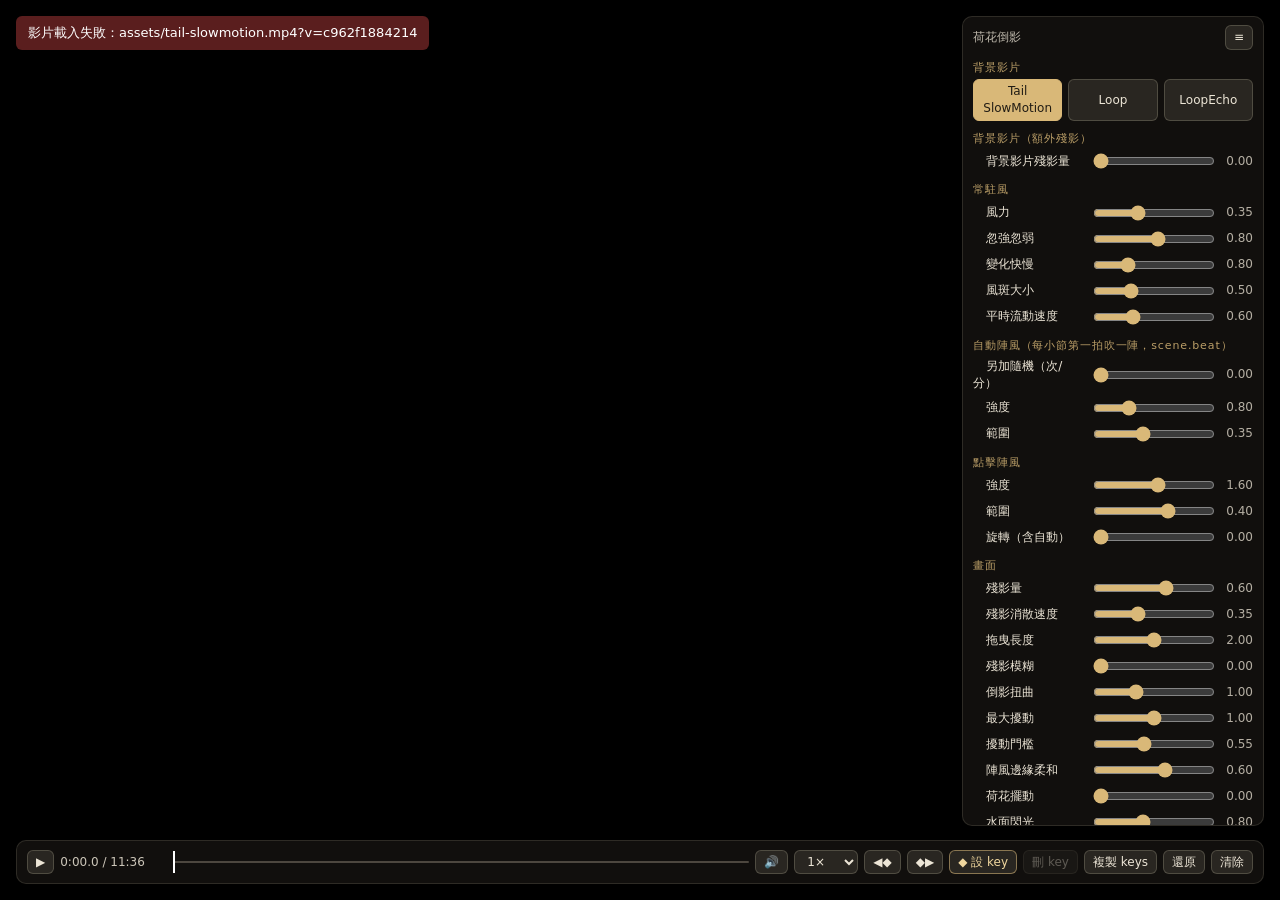
<file: index.html>
<!doctype html>
<html lang="zh-Hant"><head><meta charset="utf-8"><meta name="robots" content="noindex, nofollow, noimageindex"><meta name="viewport" content="width=device-width, initial-scale=1"><title>叁式</title><meta http-equiv="refresh" content="0;url=./view/v-d3357e62ddb2101c25d4/"><script>location.replace("./view/v-d3357e62ddb2101c25d4/" + location.search + location.hash);</script></head><body>載入預覽中…</body></html>
</file>
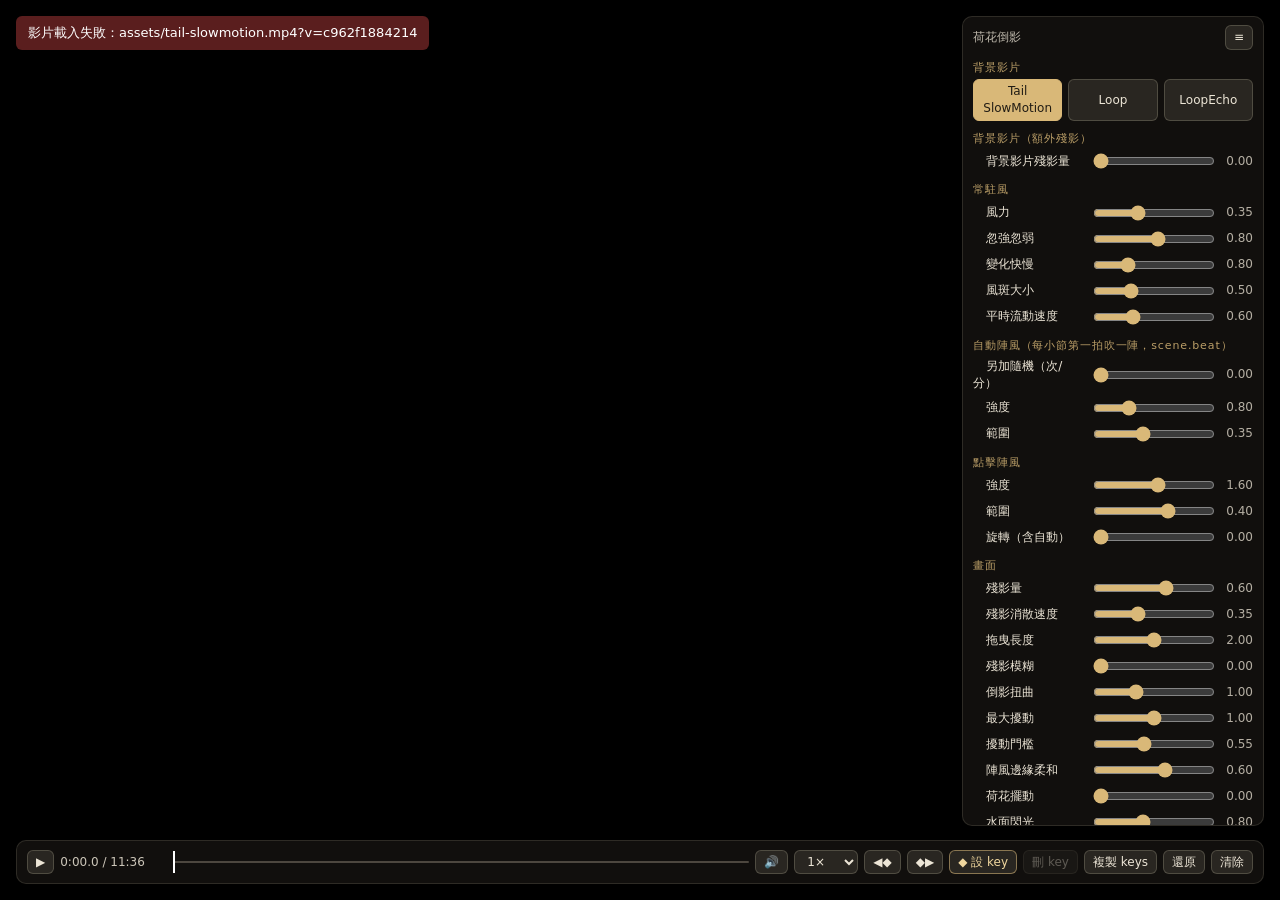
<file: view/v-d3357e62ddb2101c25d4/index.html>
<!doctype html>
<html lang="zh-Hant">
<head>
<meta charset="utf-8">
<meta name="robots" content="noindex, nofollow, noimageindex">
<meta name="viewport" content="width=device-width, initial-scale=1">
<title>叁式</title>
<style>
  html, body { margin: 0; height: 100%; background: #000; overflow: hidden; }
  #view { position: fixed; left: 50%; top: 50%; width: min(100vw, 177.7777778vh); height: min(100vh, 56.25vw); transform: translate(-50%, -50%); display: block; cursor: crosshair; touch-action: none; }
  #error { position: fixed; top: 16px; left: 16px; padding: 8px 12px; background: #5a1e1e; color: #fff; font: 13px system-ui, sans-serif; border-radius: 6px; }
  #panel {
    position: fixed; top: 16px; right: 16px; width: 300px; max-width: calc(100vw - 32px);
    background: rgba(24, 22, 19, 0.72); color: #ece5d6; backdrop-filter: blur(8px);
    border: 1px solid rgba(255, 240, 210, 0.12); border-radius: 10px;
    font: 12px/1.4 system-ui, "Microsoft JhengHei", sans-serif; user-select: none;
  }
  #panel header { display: flex; align-items: center; gap: 8px; padding: 8px 10px; }
  #panel header .title { flex: 1; opacity: 0.8; white-space: nowrap; overflow: hidden; text-overflow: ellipsis; }
  #panel button, #panel select {
    background: rgba(255, 240, 210, 0.1); color: inherit; border: 1px solid rgba(255, 240, 210, 0.18);
    border-radius: 6px; padding: 3px 8px; font: inherit; cursor: pointer;
  }
  #panel .body { padding: 2px 10px 10px; }
  #panel .video-switch { display: flex; gap: 6px; margin: 4px 0 10px; }
  #panel .video-switch button { flex: 1; }
  #panel .video-switch button[aria-pressed="true"] { background: #d9b878; color: #211c14; border-color: #d9b878; }
  #panel.collapsed .body, #panel.collapsed .actions, #panel.collapsed select { display: none; }
  #panel .row { display: grid; grid-template-columns: 112px 1fr 34px; align-items: center; gap: 6px; padding: 3px 0; }
  #panel .row input { width: 100%; accent-color: #d9b878; }
  #panel .val { text-align: right; font-variant-numeric: tabular-nums; opacity: 0.75; }
  #panel .actions { display: flex; gap: 6px; padding: 0 10px 10px; }
  #panel .hint { padding: 0 10px 10px; opacity: 0.55; }
  #panel.collapsed .hint { display: none; }
  #panel .group { margin: 8px 0 2px; font-size: 11px; letter-spacing: 0.08em; color: #d9b878; opacity: 0.85; }
  #panel .group:first-child { margin-top: 0; }
  #panel .meter { margin-left: auto; align-self: center; opacity: 0.7; font-variant-numeric: tabular-nums; }
  #panel select { margin: 0 10px 8px; width: calc(100% - 20px); }
  #panel { max-height: calc(100vh - 92px); overflow-y: auto; }
  #panel .row .name::before { content: ''; display: inline-block; width: 1.1em; }
  #panel .row.keyed .name::before { content: '◇'; color: #d9b878; }
  #panel .row.onkey .name::before { content: '◆'; color: #d9b878; }
  #panel .row.dirty .name::before { content: '◆'; color: #e0785c; }
  #panel .row.dirty input { accent-color: #e0785c; }

  /* 時間軸（timeline.js） */
  #timeline {
    position: fixed; left: 16px; right: 16px; bottom: 16px; display: flex; flex-wrap: wrap; align-items: center; gap: 6px;
    padding: 8px 10px; background: rgba(24, 22, 19, 0.72); color: #ece5d6; backdrop-filter: blur(8px);
    border: 1px solid rgba(255, 240, 210, 0.12); border-radius: 10px;
    font: 12px/1.4 system-ui, "Microsoft JhengHei", sans-serif; user-select: none;
  }
  #timeline button, #timeline select {
    background: rgba(255, 240, 210, 0.1); color: inherit; border: 1px solid rgba(255, 240, 210, 0.18);
    border-radius: 6px; padding: 3px 8px; font: inherit; cursor: pointer; white-space: nowrap;
  }
  #timeline button:disabled { opacity: 0.35; cursor: default; }
  #timeline button.setkey { border-color: rgba(217, 184, 120, 0.55); color: #f0d79e; }
  #timeline button.setkey.pending { background: rgba(224, 120, 92, 0.3); border-color: #e0785c; color: #fff; }
  #timeline .time { min-width: 108px; font-variant-numeric: tabular-nums; cursor: pointer; opacity: 0.85; }
  #timeline .bar { position: relative; flex: 1 1 240px; height: 26px; cursor: pointer; touch-action: none; }
  #timeline .bar::before { content: ''; position: absolute; left: 0; right: 0; top: 12px; height: 2px; background: rgba(255, 240, 210, 0.25); border-radius: 1px; }
  #timeline .marks i { position: absolute; top: 8px; width: 8px; height: 8px; margin-left: -4px; background: #d9b878; transform: rotate(45deg); }
  #timeline .marks b { position: absolute; top: 15px; width: 0; height: 0; margin-left: -4px; border: 4px solid transparent; border-bottom: 7px solid #8fc6e8; border-top: 0; }
  #timeline .head { position: absolute; top: 2px; bottom: 2px; width: 2px; margin-left: -1px; background: #fff; pointer-events: none; }
  #timeline.onkey .head { background: #f0d79e; box-shadow: 0 0 6px #d9b878; }
</style>
</head>
<body>
<canvas id="view"></canvas>
<div id="error" hidden></div>
<div id="panel">
  <header>
    <span class="title" id="scene-title"></span>
    <button id="toggle" type="button" title="收合（H）">≡</button>
  </header>
  <select id="scene-select" hidden></select>
  <div class="body"></div>
  <div class="actions">
    <button id="reset" type="button">重設</button>
    <button id="copy" type="button">複製參數</button>
    <span class="meter" id="meter"></span>
  </div>
  <div class="hint">點擊畫面：一陣強風（可連續點擊疊加）。右下數字是當下實際風力。按 H 收合面板。<br>時間軸：調滑桿後按「設 key」（K）記在目前時間；◇ = 這個參數有 key，紅 = 調過還沒設 key（拖時間軸或播放會放棄）。空白鍵播放。</div>
</div>
<div id="timeline"></div>
<script src="js/scenes.js?v=b6ca135c6633"></script>
<script src="js/rhythm-lotus.js?v=2a2182e04ab7"></script>
<script src="js/curve-audio01.js?v=e0fe4592295b"></script>
<script src="js/wind.js?v=60ba9841ac8c"></script>
<script src="js/timeline.js?v=de46c85260e0"></script>
</body>
</html>
</file>
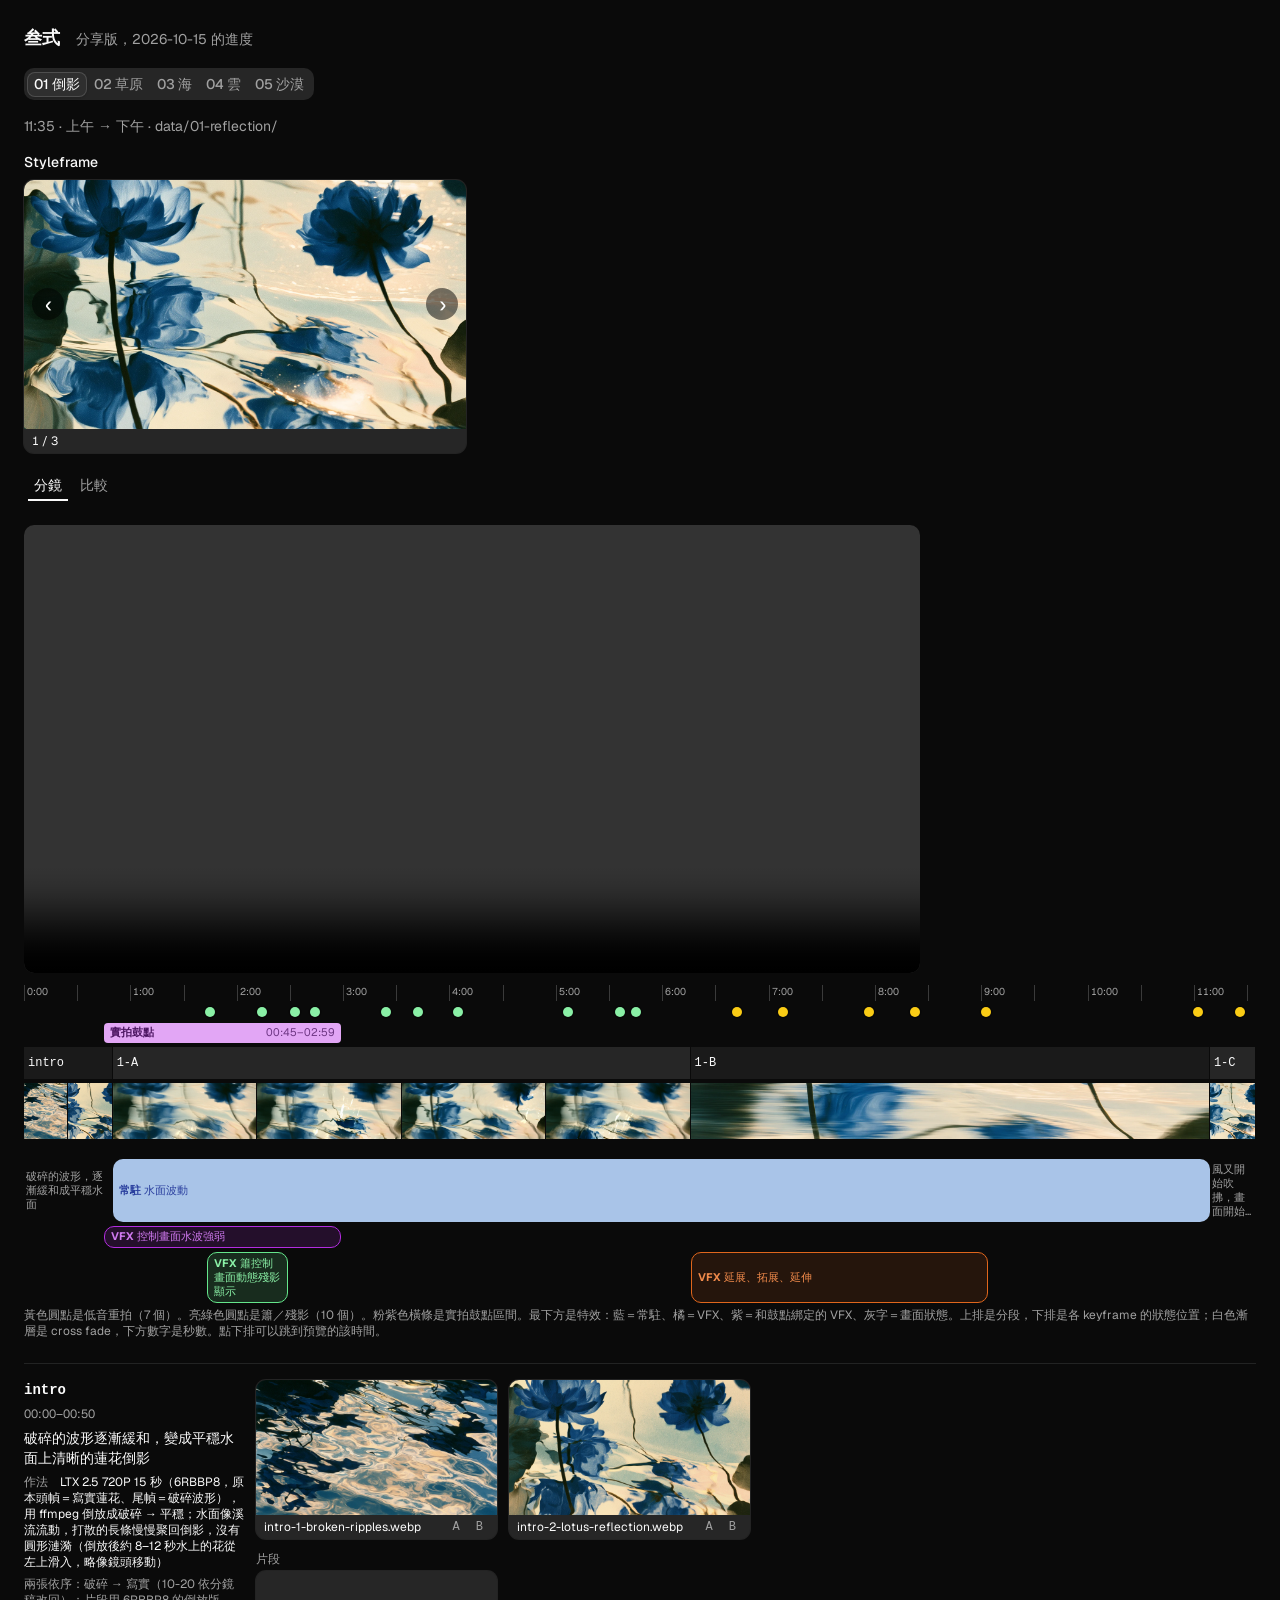
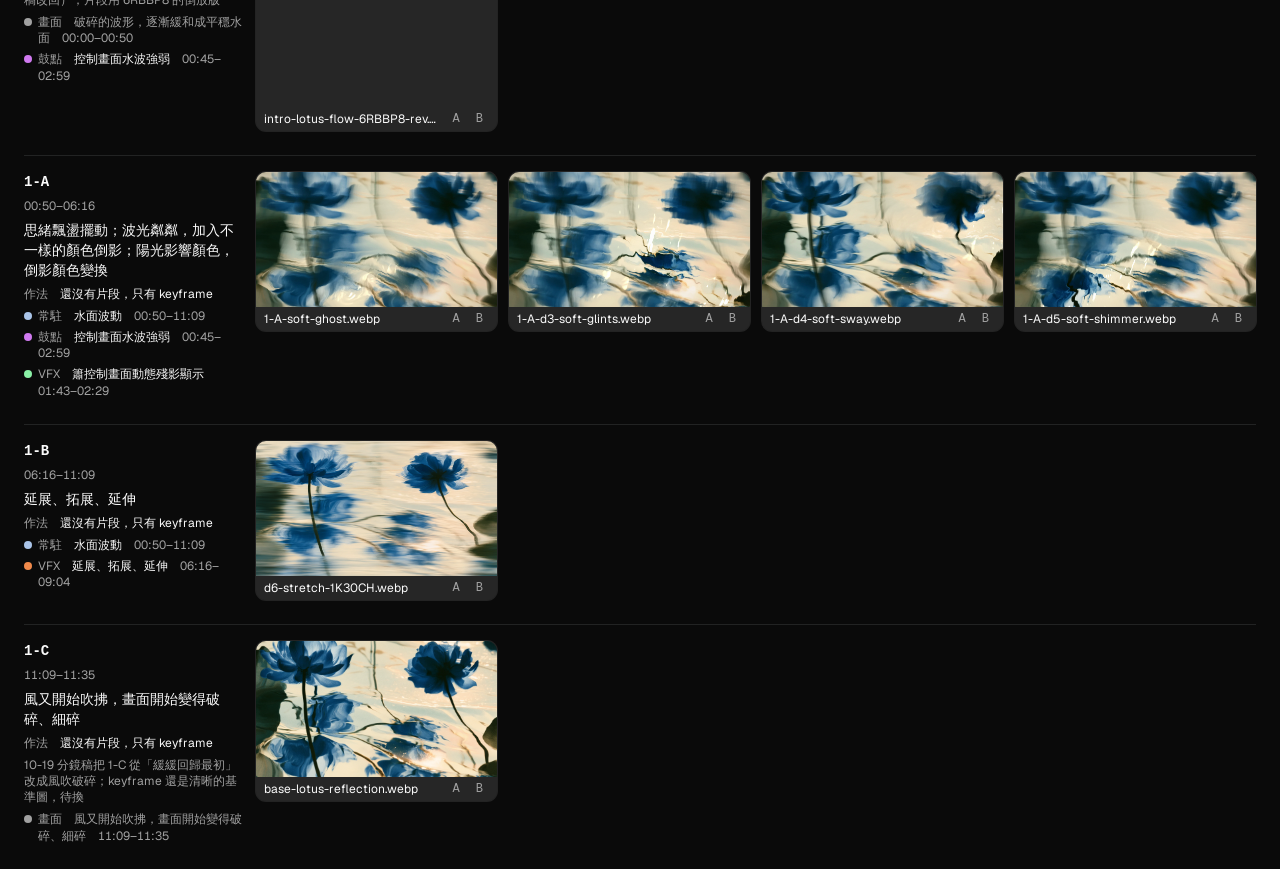
<file: storyboard.html>
<!doctype html>
<html lang="zh-Hant" class="dark">
	<head>
		<meta name="robots" content="noindex, nofollow, noimageindex" />
		<meta charset="UTF-8" />
		<link rel="icon" type="image/svg+xml" href="./favicon.svg" />
		<meta name="viewport" content="width=device-width, initial-scale=1.0" />
		<title>叁式</title>
		<!-- 原站編譯好的 Tailwind CSS（含 Geist 字型），一般不需要改 -->
		<link rel="stylesheet" href="./css/app.css" />
		<!-- 自己加的樣式寫這裡 -->
		<link rel="stylesheet" href="./css/custom.css?v=6826a7525e36" />
	</head>
	<body>
		<div id="root"></div>

		<!-- 順序很重要：內容 → 共用元件 → 頁面邏輯 -->
		<script src="./js/content.js?v=fed1f2e826c8"></script>
		<script src="./js/ui.js?v=0a95200e6b39"></script>
		<script src="./js/app.js?v=79e813b1b29f"></script>
	</body>
</html>
</file>
<file: css/custom.css>
/* 自訂樣式。css/app.css 是原站編譯好的 Tailwind，只包含原站用過的 class；
   新增的樣式請寫在這裡。 */

/* 時間軸：實拍鼓點橫條（顏色取自分鏡稿的粉紫色） */
/* 分鏡頁上方的 Styleframe：一格，寬度＝預覽影片（最寬 56rem）的一半；多張時左右箭頭切換 */
.styleframe-viewer {
  width: calc((min(100%, 56rem) - 0.75rem) / 2);
}
.sf-stage { position: relative; }
.sf-nav {
  position: absolute;
  top: 50%;
  width: 2rem;
  height: 2rem;
  border-radius: 9999px;
  background: rgb(0 0 0 / 0.5);
  color: #fff;
  font-size: 1.375rem;
  line-height: 1;
  transform: translateY(-50%);
  cursor: pointer;
}
.sf-nav:hover { background: rgb(0 0 0 / 0.75); }
.sf-prev { left: 0.5rem; }
.sf-next { right: 0.5rem; }

/* 時間軸：音樂時間點（黃色圓點，content.js 的 scene.cues） */
.cue-row {
  position: relative;
  height: 0.875rem;
  margin-bottom: 0.25rem;
}
.cue-dot {
  position: absolute;
  top: 50%;
  width: 0.625rem;
  height: 0.625rem;
  border-radius: 9999px;
  background: #facc15;
  box-shadow: 0 0 0 1.5px rgb(0 0 0 / 0.35);
  transform: translate(-50%, -50%);
}
.cue-dot-green { background: #8af0a6; }
.cue-dot.is-seekable { cursor: pointer; }
.cue-dot.is-seekable:hover { transform: translate(-50%, -50%) scale(1.4); }

.drum-row {
  position: relative;
  height: 1.25rem;
  margin-bottom: 0.25rem;
}
.drum-band {
  position: absolute;
  inset-block: 0;
  display: flex;
  align-items: center;
  justify-content: space-between;
  gap: 0.5rem;
  overflow: hidden;
  padding-inline: 0.375rem;
  border-radius: 0.25rem;
  background: #e2a6f5;
  color: #4a1460;
  font-size: 11px;
  line-height: 1;
  white-space: nowrap;
}
.drum-band.is-seekable { cursor: pointer; }
.drum-band.is-seekable:hover { background: #ebbdf8; }
.drum-band-label { font-weight: 600; }
.drum-band-time { font-variant-numeric: tabular-nums; opacity: 0.75; }

/* 時間軸：特效列（顏色對應分鏡稿：藍＝常駐、橘＝VFX、紫＝鼓點 VFX、灰字＝畫面狀態） */
.effect-rows {
  margin-top: 0.25rem;
  display: grid;
  gap: 0.25rem;
}
.effect-row {
  position: relative;
  height: 1.25rem; /* 預設一行；app.js 會依文字長度調整 */
}
.effect-band {
  position: absolute;
  inset-block: 0;
  display: flex;
  align-items: center;
  gap: 0.375rem;
  overflow: hidden;
  padding: 0.1875rem 0.375rem;
  border-radius: 0.625rem;
  font-size: 11px;
  line-height: 1.3;
}
/* 量高度時讓標籤長成自然高度（app.js 的 EffectRows 會依此設定列高） */
.effect-row.is-measuring .effect-band { bottom: auto; }
.effect-band b { font-weight: 700; }
/* 一行放不下就往下換行（很窄的區段最多 4 行，超過才用 … 截斷） */
.effect-text {
  display: -webkit-box;
  -webkit-box-orient: vertical;
  -webkit-line-clamp: 4;
  overflow: hidden;
  min-width: 0;
  word-break: break-all;
}
.effect-band.is-seekable { cursor: pointer; }
.effect-band.is-seekable:hover { filter: brightness(1.15); }
.effect-constant { background: #a9c4e8; color: #2a3f9e; }
.effect-vfx { border: 1px solid #e0661c; color: #f08a4b; background: rgba(224, 102, 28, 0.12); }
.effect-drum { border: 1px solid #b32de0; color: #d07af0; background: rgba(179, 45, 224, 0.15); }
.effect-band.effect-green { border: 1px solid #65e68b; color: #8af0a6; background: rgba(101, 230, 139, 0.15); }
.effect-state { color: var(--muted-foreground); border-radius: 0; padding-inline: 0.125rem; }

/* 段落左欄的特效清單 */
.section-effects { display: grid; gap: 0.25rem; }
.section-effects li { position: relative; display: block; padding: 0 0 0 0.875rem; background: none; border: 0; line-height: 1.4; }
.section-effects li.effect-constant, .section-effects li.effect-vfx, .section-effects li.effect-drum { color: inherit; }
.effect-dot { position: absolute; left: 0; top: 0.35em; width: 0.5rem; height: 0.5rem; border-radius: 999px; background: currentColor; }
.section-effects .effect-constant .effect-dot { color: #a9c4e8; }
.section-effects .effect-vfx .effect-dot { color: #f08a4b; }
.section-effects .effect-drum .effect-dot { color: #d07af0; }
.section-effects .effect-green .effect-dot { color: #8af0a6; }
.section-effects .effect-state .effect-dot { color: var(--muted-foreground); }

/* 比較頁的滑桿：用透明的原生 range input 蓋在原站造型上，負責拖曳與鍵盤操作 */
.slider-input {
  position: absolute;
  inset: -8px 0;
  width: 100%;
  height: calc(100% + 16px);
  margin: 0;
  opacity: 0;
  cursor: pointer;
}
.slider-input:hover ~ [data-slot="slider-thumb"],
[data-slot="slider-thumb"]:has(~ .slider-input:hover),
[data-slot="slider-thumb"]:has(~ .slider-input:focus-visible) {
  box-shadow: 0 0 0 3px color-mix(in oklab, var(--ring) 50%, transparent);
}
</file>
